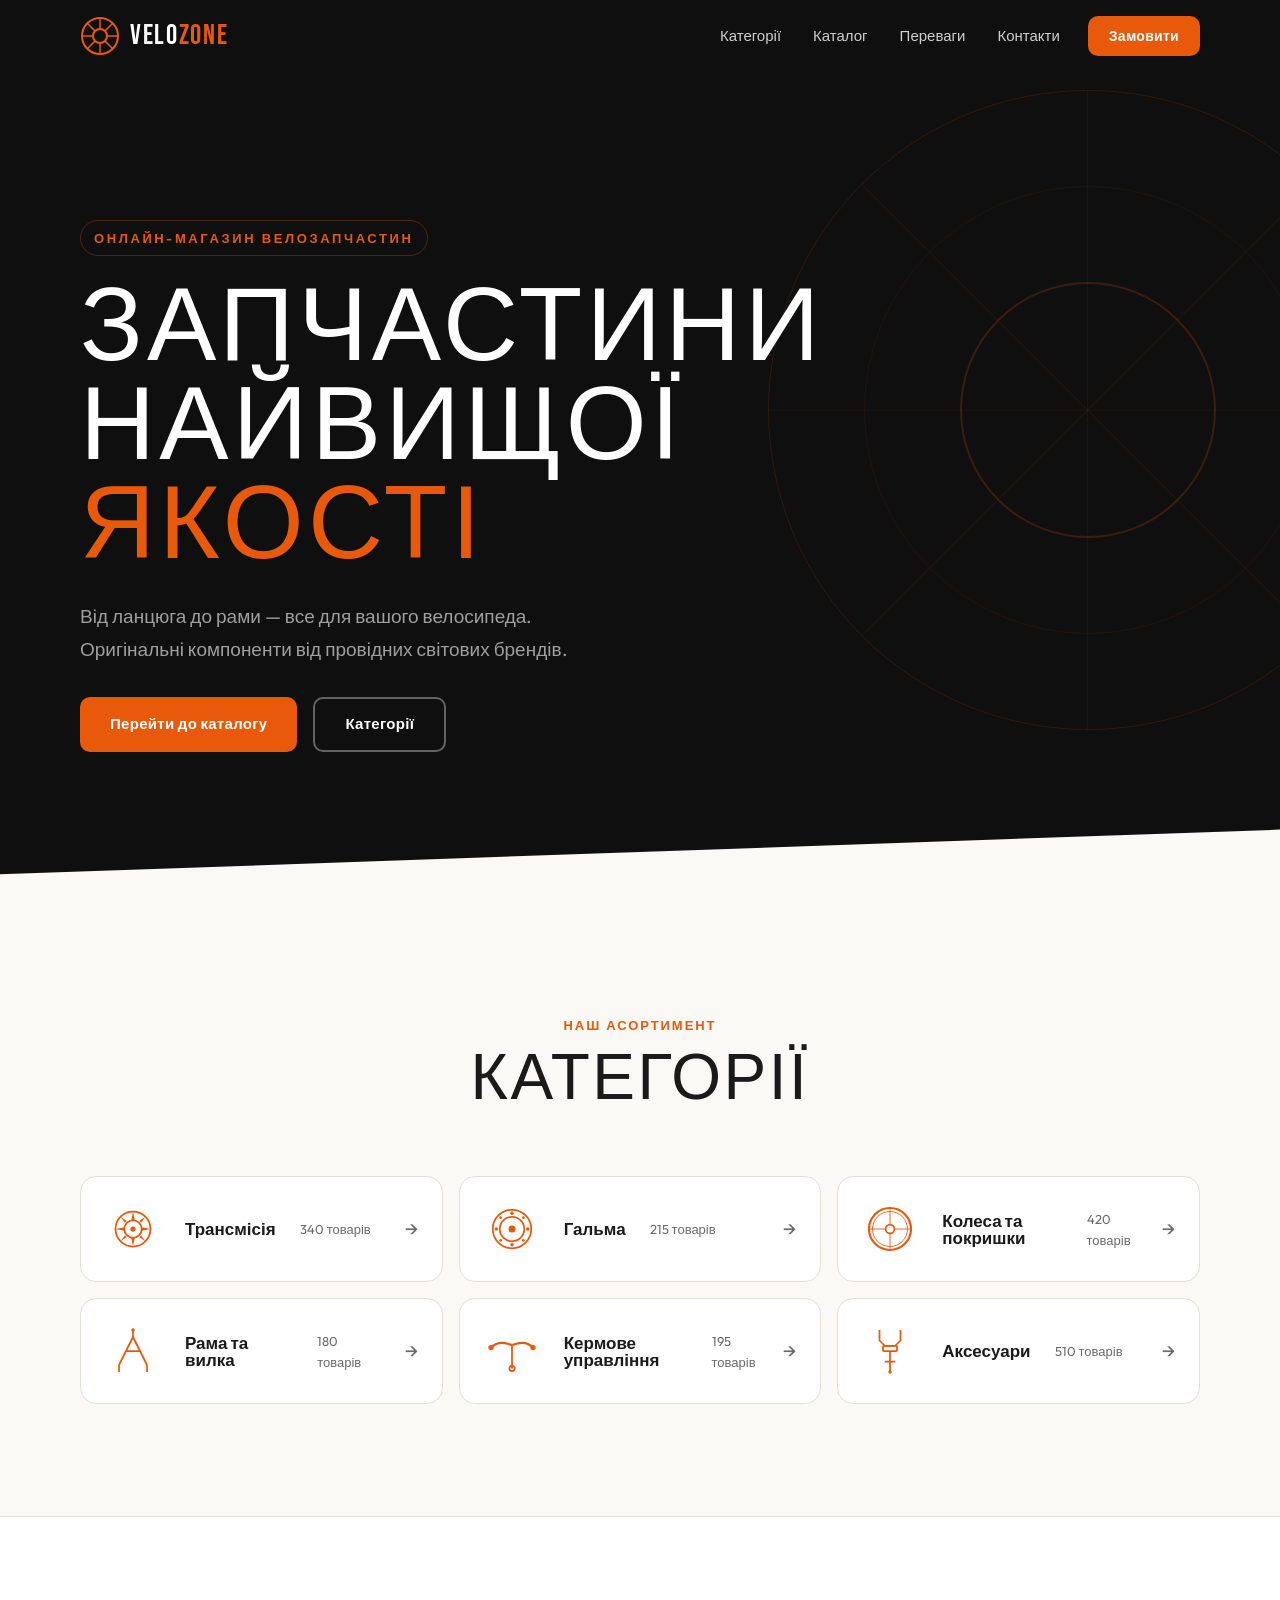
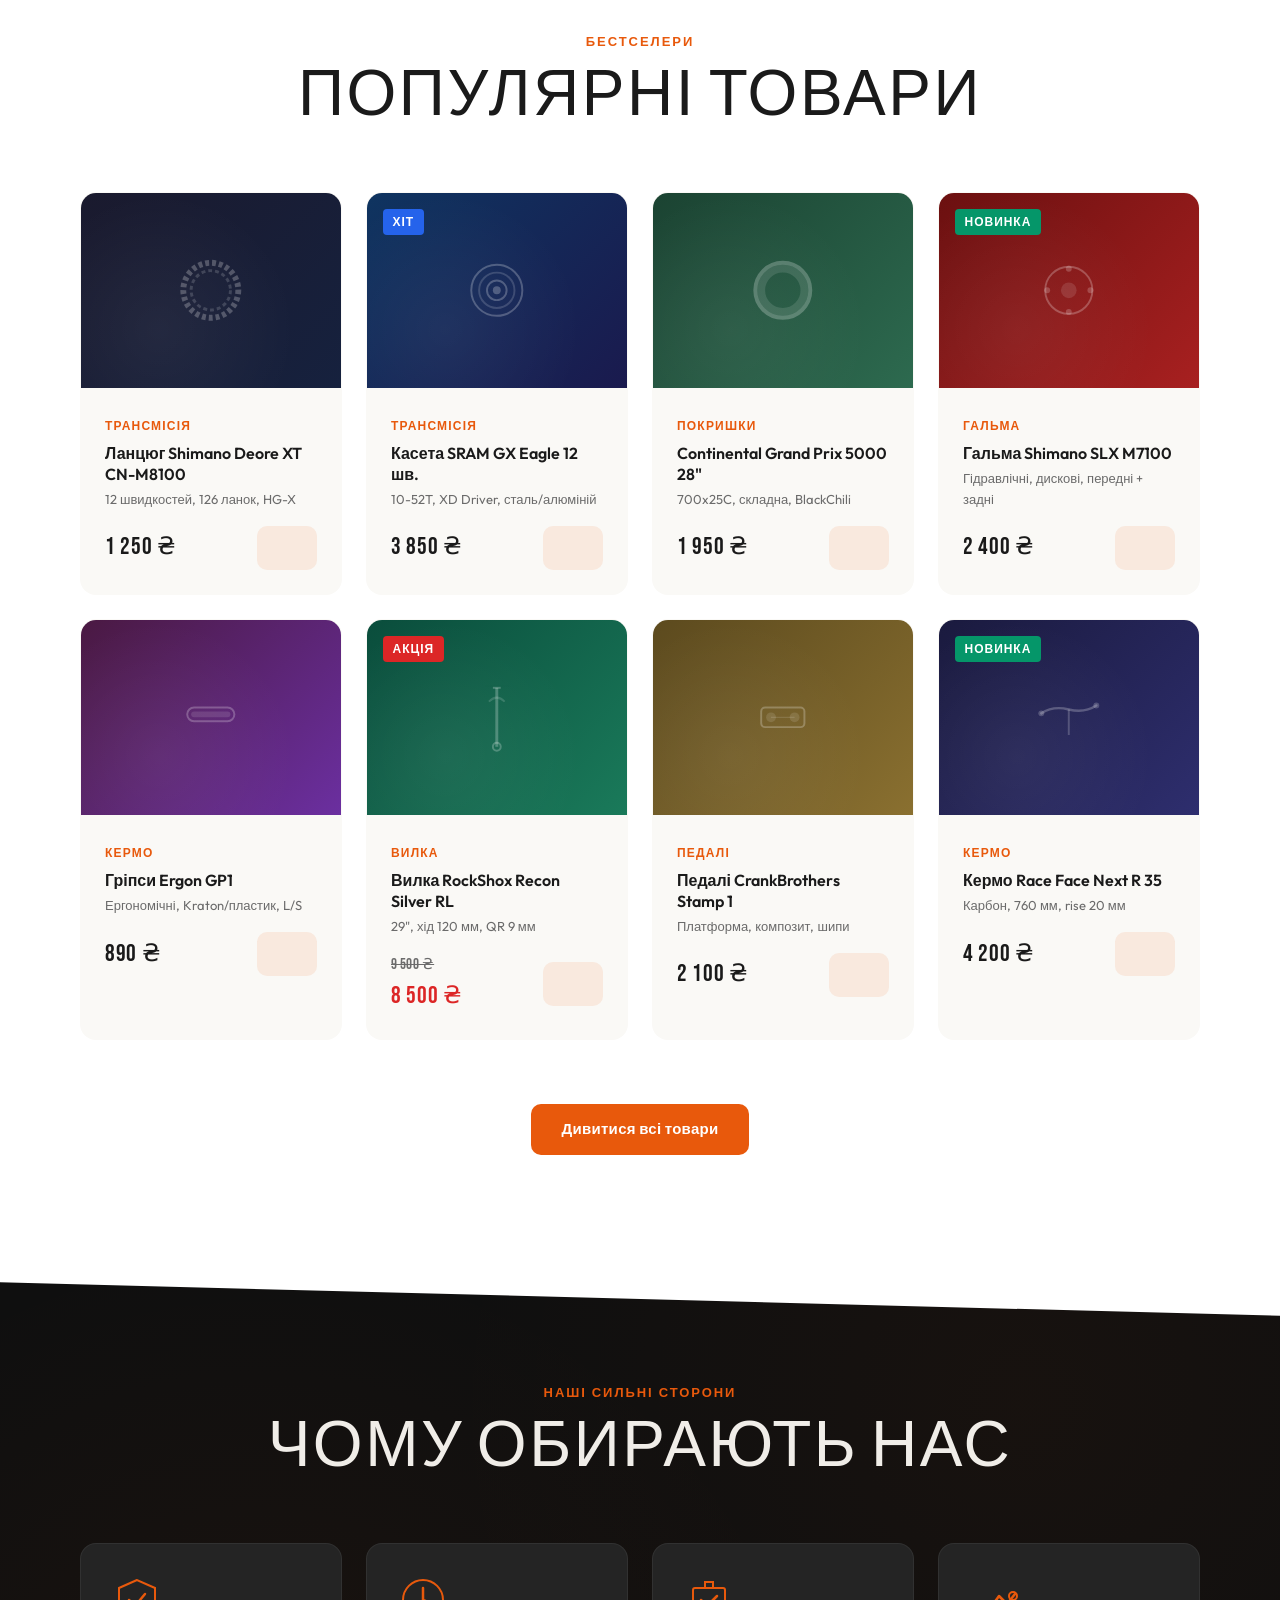
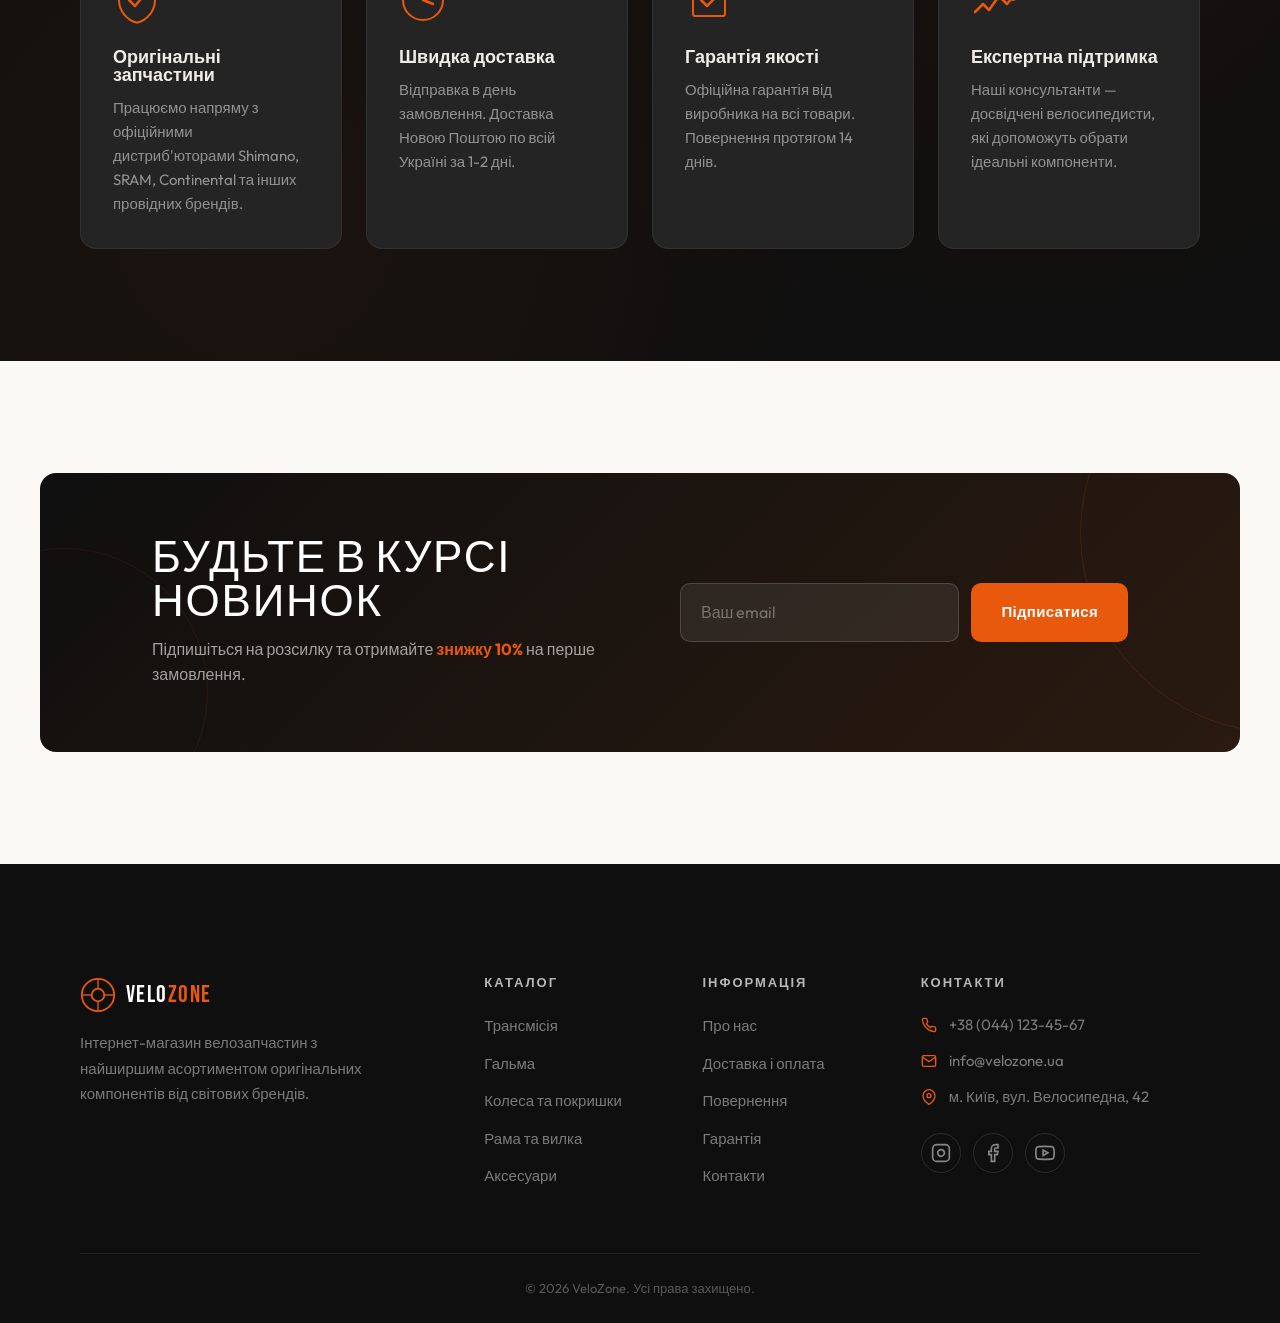
<file: index.html>
<!DOCTYPE html>
<html lang="uk">
<head>
  <meta charset="UTF-8">
  <meta name="viewport" content="width=device-width, initial-scale=1.0">
  <title>VeloZone — Онлайн-магазин велозапчастин</title>
  <meta name="description" content="VeloZone — велозапчастини найвищої якості. Ланцюги, гальма, покришки, рами та аксесуари для вашого велосипеда.">
  <link rel="preconnect" href="https://fonts.googleapis.com">
  <link rel="preconnect" href="https://fonts.gstatic.com" crossorigin>
  <link href="https://fonts.googleapis.com/css2?family=Bebas+Neue&family=Outfit:wght@300;400;500;600;700&display=swap" rel="stylesheet">
  <link rel="stylesheet" href="css/style.css">
</head>
<body>
  <header class="header" id="header">
    <div class="container header__inner">
      <a href="#" class="logo" aria-label="VeloZone — головна">
        <svg class="logo__icon" viewBox="0 0 40 40" width="40" height="40" fill="none" xmlns="http://www.w3.org/2000/svg">
          <circle cx="20" cy="20" r="18" stroke="currentColor" stroke-width="2"/>
          <circle cx="20" cy="20" r="7" stroke="currentColor" stroke-width="2"/>
          <line x1="20" y1="2" x2="20" y2="13" stroke="currentColor" stroke-width="1.5"/>
          <line x1="20" y1="27" x2="20" y2="38" stroke="currentColor" stroke-width="1.5"/>
          <line x1="2" y1="20" x2="13" y2="20" stroke="currentColor" stroke-width="1.5"/>
          <line x1="27" y1="20" x2="38" y2="20" stroke="currentColor" stroke-width="1.5"/>
          <line x1="7.3" y1="7.3" x2="15.1" y2="15.1" stroke="currentColor" stroke-width="1.5"/>
          <line x1="24.9" y1="24.9" x2="32.7" y2="32.7" stroke="currentColor" stroke-width="1.5"/>
          <line x1="32.7" y1="7.3" x2="24.9" y2="15.1" stroke="currentColor" stroke-width="1.5"/>
          <line x1="15.1" y1="24.9" x2="7.3" y2="32.7" stroke="currentColor" stroke-width="1.5"/>
        </svg>
        <span class="logo__text">VELO<span class="logo__accent">ZONE</span></span>
      </a>

      <button class="burger" id="burger" aria-label="Відкрити меню" aria-expanded="false">
        <span class="burger__line"></span>
        <span class="burger__line"></span>
        <span class="burger__line"></span>
      </button>

      <nav class="nav" id="nav" aria-label="Головна навігація">
        <ul class="nav__list">
          <li class="nav__item"><a href="#categories" class="nav__link">Категорії</a></li>
          <li class="nav__item"><a href="#catalog" class="nav__link">Каталог</a></li>
          <li class="nav__item"><a href="#advantages" class="nav__link">Переваги</a></li>
          <li class="nav__item"><a href="#contacts" class="nav__link">Контакти</a></li>
        </ul>
        <a href="#catalog" class="btn btn--sm nav__cta">Замовити</a>
      </nav>
    </div>
  </header>

  <main>
    <section class="hero" id="hero">
      <div class="hero__bg-shapes" aria-hidden="true">
        <div class="hero__circle hero__circle--1"></div>
        <div class="hero__circle hero__circle--2"></div>
        <div class="hero__circle hero__circle--3"></div>
        <div class="hero__spoke hero__spoke--1"></div>
        <div class="hero__spoke hero__spoke--2"></div>
        <div class="hero__spoke hero__spoke--3"></div>
        <div class="hero__spoke hero__spoke--4"></div>
      </div>
      <div class="container hero__inner">
        <div class="hero__content reveal">
          <p class="hero__label">Онлайн-магазин велозапчастин</p>
          <h1 class="hero__title">ЗАПЧАСТИНИ<br>НАЙВИЩОЇ<br><span class="hero__title--accent">ЯКОСТІ</span></h1>
          <p class="hero__subtitle">Від ланцюга до рами — все для вашого велосипеда. Оригінальні компоненти від провідних світових брендів.</p>
          <div class="hero__actions">
            <a href="#catalog" class="btn btn--primary">Перейти до каталогу</a>
            <a href="#categories" class="btn btn--outline">Категорії</a>
          </div>
        </div>
      </div>
    </section>

    <section class="categories" id="categories">
      <div class="container">
        <header class="section-header reveal">
          <span class="section-header__label">Наш асортимент</span>
          <h2 class="section-header__title">КАТЕГОРІЇ</h2>
        </header>
        <div class="categories__grid">
          <a href="#catalog" class="category-card reveal">
            <div class="category-card__icon">
              <svg viewBox="0 0 64 64" fill="none" xmlns="http://www.w3.org/2000/svg">
                <circle cx="32" cy="32" r="20" stroke="currentColor" stroke-width="2"/>
                <circle cx="32" cy="32" r="10" stroke="currentColor" stroke-width="2"/>
                <circle cx="32" cy="32" r="3" fill="currentColor"/>
                <path d="M32 12 L34 22 L30 22Z" fill="currentColor"/>
                <path d="M32 52 L34 42 L30 42Z" fill="currentColor"/>
                <path d="M12 32 L22 30 L22 34Z" fill="currentColor"/>
                <path d="M52 32 L42 30 L42 34Z" fill="currentColor"/>
                <path d="M17.9 17.9 L24.8 22.8 L22.8 24.8Z" fill="currentColor"/>
                <path d="M46.1 46.1 L39.2 41.2 L41.2 39.2Z" fill="currentColor"/>
                <path d="M46.1 17.9 L41.2 24.8 L39.2 22.8Z" fill="currentColor"/>
                <path d="M17.9 46.1 L22.8 39.2 L24.8 41.2Z" fill="currentColor"/>
              </svg>
            </div>
            <h3 class="category-card__title">Трансмісія</h3>
            <p class="category-card__count">340 товарів</p>
            <span class="category-card__arrow">&rarr;</span>
          </a>

          <a href="#catalog" class="category-card reveal">
            <div class="category-card__icon">
              <svg viewBox="0 0 64 64" fill="none" xmlns="http://www.w3.org/2000/svg">
                <circle cx="32" cy="32" r="22" stroke="currentColor" stroke-width="2"/>
                <circle cx="32" cy="32" r="14" stroke="currentColor" stroke-width="2"/>
                <circle cx="32" cy="32" r="4" fill="currentColor"/>
                <circle cx="32" cy="14" r="2" fill="currentColor"/>
                <circle cx="32" cy="50" r="2" fill="currentColor"/>
                <circle cx="14" cy="32" r="2" fill="currentColor"/>
                <circle cx="50" cy="32" r="2" fill="currentColor"/>
                <circle cx="19" cy="19" r="1.5" fill="currentColor"/>
                <circle cx="45" cy="45" r="1.5" fill="currentColor"/>
                <circle cx="45" cy="19" r="1.5" fill="currentColor"/>
                <circle cx="19" cy="45" r="1.5" fill="currentColor"/>
              </svg>
            </div>
            <h3 class="category-card__title">Гальма</h3>
            <p class="category-card__count">215 товарів</p>
            <span class="category-card__arrow">&rarr;</span>
          </a>

          <a href="#catalog" class="category-card reveal">
            <div class="category-card__icon">
              <svg viewBox="0 0 64 64" fill="none" xmlns="http://www.w3.org/2000/svg">
                <circle cx="32" cy="32" r="24" stroke="currentColor" stroke-width="2.5"/>
                <circle cx="32" cy="32" r="20" stroke="currentColor" stroke-width="1"/>
                <circle cx="32" cy="32" r="5" stroke="currentColor" stroke-width="2"/>
                <line x1="32" y1="8" x2="32" y2="27" stroke="currentColor" stroke-width="1"/>
                <line x1="32" y1="37" x2="32" y2="56" stroke="currentColor" stroke-width="1"/>
                <line x1="8" y1="32" x2="27" y2="32" stroke="currentColor" stroke-width="1"/>
                <line x1="37" y1="32" x2="56" y2="32" stroke="currentColor" stroke-width="1"/>
              </svg>
            </div>
            <h3 class="category-card__title">Колеса та покришки</h3>
            <p class="category-card__count">420 товарів</p>
            <span class="category-card__arrow">&rarr;</span>
          </a>

          <a href="#catalog" class="category-card reveal">
            <div class="category-card__icon">
              <svg viewBox="0 0 64 64" fill="none" xmlns="http://www.w3.org/2000/svg">
                <path d="M16 48 L32 16 L48 48" stroke="currentColor" stroke-width="2" stroke-linejoin="round" fill="none"/>
                <line x1="24" y1="32" x2="40" y2="32" stroke="currentColor" stroke-width="2"/>
                <line x1="32" y1="16" x2="32" y2="8" stroke="currentColor" stroke-width="2"/>
                <line x1="16" y1="48" x2="16" y2="56" stroke="currentColor" stroke-width="2"/>
                <line x1="48" y1="48" x2="48" y2="56" stroke="currentColor" stroke-width="2"/>
                <circle cx="32" cy="8" r="2" fill="currentColor"/>
              </svg>
            </div>
            <h3 class="category-card__title">Рама та вилка</h3>
            <p class="category-card__count">180 товарів</p>
            <span class="category-card__arrow">&rarr;</span>
          </a>

          <a href="#catalog" class="category-card reveal">
            <div class="category-card__icon">
              <svg viewBox="0 0 64 64" fill="none" xmlns="http://www.w3.org/2000/svg">
                <path d="M8 28 Q16 20 28 24 Q32 26 36 24 Q48 20 56 28" stroke="currentColor" stroke-width="2.5" fill="none" stroke-linecap="round"/>
                <line x1="32" y1="26" x2="32" y2="52" stroke="currentColor" stroke-width="2"/>
                <circle cx="8" cy="28" r="3" fill="currentColor"/>
                <circle cx="56" cy="28" r="3" fill="currentColor"/>
                <circle cx="32" cy="52" r="3" stroke="currentColor" stroke-width="2" fill="none"/>
              </svg>
            </div>
            <h3 class="category-card__title">Кермове управління</h3>
            <p class="category-card__count">195 товарів</p>
            <span class="category-card__arrow">&rarr;</span>
          </a>

          <a href="#catalog" class="category-card reveal">
            <div class="category-card__icon">
              <svg viewBox="0 0 64 64" fill="none" xmlns="http://www.w3.org/2000/svg">
                <path d="M20 8 L20 20 L26 26 L38 26 L44 20 L44 8" stroke="currentColor" stroke-width="2" fill="none" stroke-linejoin="round"/>
                <rect x="24" y="26" width="16" height="6" rx="1" stroke="currentColor" stroke-width="2" fill="none"/>
                <line x1="32" y1="32" x2="32" y2="56" stroke="currentColor" stroke-width="2"/>
                <line x1="26" y1="44" x2="38" y2="44" stroke="currentColor" stroke-width="2"/>
                <circle cx="32" cy="56" r="2" fill="currentColor"/>
              </svg>
            </div>
            <h3 class="category-card__title">Аксесуари</h3>
            <p class="category-card__count">510 товарів</p>
            <span class="category-card__arrow">&rarr;</span>
          </a>
        </div>
      </div>
    </section>

    <section class="products" id="catalog">
      <div class="container">
        <header class="section-header reveal">
          <span class="section-header__label">Бестселери</span>
          <h2 class="section-header__title">ПОПУЛЯРНІ ТОВАРИ</h2>
        </header>
        <div class="products__grid">
          <article class="product-card reveal">
            <div class="product-card__image" style="--card-gradient: linear-gradient(135deg, #1a1a2e, #16213e)">
              <svg viewBox="0 0 80 80" fill="none" xmlns="http://www.w3.org/2000/svg">
                <ellipse cx="40" cy="40" rx="28" ry="28" stroke="rgba(255,255,255,0.3)" stroke-width="6" stroke-dasharray="4 3"/>
                <ellipse cx="40" cy="40" rx="20" ry="20" stroke="rgba(255,255,255,0.2)" stroke-width="3" stroke-dasharray="4 3"/>
              </svg>
            </div>
            <div class="product-card__body">
              <span class="product-card__category">Трансмісія</span>
              <h3 class="product-card__title">Ланцюг Shimano Deore XT CN-M8100</h3>
              <p class="product-card__desc">12 швидкостей, 126 ланок, HG-X</p>
              <div class="product-card__footer">
                <span class="product-card__price">1 250 ₴</span>
                <button class="btn btn--cart" aria-label="Додати в кошик">
                  <svg width="20" height="20" viewBox="0 0 24 24" fill="none" stroke="currentColor" stroke-width="2">
                    <path d="M6 2L3 6v14a2 2 0 002 2h14a2 2 0 002-2V6l-3-4z"/>
                    <line x1="3" y1="6" x2="21" y2="6"/>
                    <path d="M16 10a4 4 0 01-8 0"/>
                  </svg>
                </button>
              </div>
            </div>
          </article>

          <article class="product-card reveal">
            <span class="product-card__badge">Хіт</span>
            <div class="product-card__image" style="--card-gradient: linear-gradient(135deg, #0f3460, #1a1a4e)">
              <svg viewBox="0 0 80 80" fill="none" xmlns="http://www.w3.org/2000/svg">
                <circle cx="40" cy="40" r="26" stroke="rgba(255,255,255,0.3)" stroke-width="2"/>
                <circle cx="40" cy="40" r="18" stroke="rgba(255,255,255,0.2)" stroke-width="2"/>
                <circle cx="40" cy="40" r="10" stroke="rgba(255,255,255,0.3)" stroke-width="2"/>
                <circle cx="40" cy="40" r="4" fill="rgba(255,255,255,0.3)"/>
              </svg>
            </div>
            <div class="product-card__body">
              <span class="product-card__category">Трансмісія</span>
              <h3 class="product-card__title">Касета SRAM GX Eagle 12 шв.</h3>
              <p class="product-card__desc">10-52T, XD Driver, сталь/алюміній</p>
              <div class="product-card__footer">
                <span class="product-card__price">3 850 ₴</span>
                <button class="btn btn--cart" aria-label="Додати в кошик">
                  <svg width="20" height="20" viewBox="0 0 24 24" fill="none" stroke="currentColor" stroke-width="2">
                    <path d="M6 2L3 6v14a2 2 0 002 2h14a2 2 0 002-2V6l-3-4z"/>
                    <line x1="3" y1="6" x2="21" y2="6"/>
                    <path d="M16 10a4 4 0 01-8 0"/>
                  </svg>
                </button>
              </div>
            </div>
          </article>

          <article class="product-card reveal">
            <div class="product-card__image" style="--card-gradient: linear-gradient(135deg, #1b4332, #2d6a4f)">
              <svg viewBox="0 0 80 80" fill="none" xmlns="http://www.w3.org/2000/svg">
                <circle cx="40" cy="40" r="28" stroke="rgba(255,255,255,0.3)" stroke-width="4"/>
                <circle cx="40" cy="40" r="22" stroke="rgba(255,255,255,0.15)" stroke-width="8"/>
              </svg>
            </div>
            <div class="product-card__body">
              <span class="product-card__category">Покришки</span>
              <h3 class="product-card__title">Continental Grand Prix 5000 28"</h3>
              <p class="product-card__desc">700x25C, складна, BlackChili</p>
              <div class="product-card__footer">
                <span class="product-card__price">1 950 ₴</span>
                <button class="btn btn--cart" aria-label="Додати в кошик">
                  <svg width="20" height="20" viewBox="0 0 24 24" fill="none" stroke="currentColor" stroke-width="2">
                    <path d="M6 2L3 6v14a2 2 0 002 2h14a2 2 0 002-2V6l-3-4z"/>
                    <line x1="3" y1="6" x2="21" y2="6"/>
                    <path d="M16 10a4 4 0 01-8 0"/>
                  </svg>
                </button>
              </div>
            </div>
          </article>

          <article class="product-card reveal">
            <span class="product-card__badge product-card__badge--new">Новинка</span>
            <div class="product-card__image" style="--card-gradient: linear-gradient(135deg, #6b1010, #a82020)">
              <svg viewBox="0 0 80 80" fill="none" xmlns="http://www.w3.org/2000/svg">
                <circle cx="40" cy="40" r="24" stroke="rgba(255,255,255,0.3)" stroke-width="2"/>
                <circle cx="40" cy="40" r="8" fill="rgba(255,255,255,0.15)"/>
                <circle cx="40" cy="18" r="3" fill="rgba(255,255,255,0.25)"/>
                <circle cx="40" cy="62" r="3" fill="rgba(255,255,255,0.25)"/>
                <circle cx="18" cy="40" r="3" fill="rgba(255,255,255,0.25)"/>
                <circle cx="62" cy="40" r="3" fill="rgba(255,255,255,0.25)"/>
              </svg>
            </div>
            <div class="product-card__body">
              <span class="product-card__category">Гальма</span>
              <h3 class="product-card__title">Гальма Shimano SLX M7100</h3>
              <p class="product-card__desc">Гідравлічні, дискові, передні + задні</p>
              <div class="product-card__footer">
                <span class="product-card__price">2 400 ₴</span>
                <button class="btn btn--cart" aria-label="Додати в кошик">
                  <svg width="20" height="20" viewBox="0 0 24 24" fill="none" stroke="currentColor" stroke-width="2">
                    <path d="M6 2L3 6v14a2 2 0 002 2h14a2 2 0 002-2V6l-3-4z"/>
                    <line x1="3" y1="6" x2="21" y2="6"/>
                    <path d="M16 10a4 4 0 01-8 0"/>
                  </svg>
                </button>
              </div>
            </div>
          </article>

          <article class="product-card reveal">
            <div class="product-card__image" style="--card-gradient: linear-gradient(135deg, #4a1942, #6b2fa0)">
              <svg viewBox="0 0 80 80" fill="none" xmlns="http://www.w3.org/2000/svg">
                <rect x="16" y="30" width="48" height="14" rx="7" stroke="rgba(255,255,255,0.3)" stroke-width="2"/>
                <rect x="20" y="34" width="40" height="6" rx="3" fill="rgba(255,255,255,0.15)"/>
              </svg>
            </div>
            <div class="product-card__body">
              <span class="product-card__category">Кермо</span>
              <h3 class="product-card__title">Гріпси Ergon GP1</h3>
              <p class="product-card__desc">Ергономічні, Kraton/пластик, L/S</p>
              <div class="product-card__footer">
                <span class="product-card__price">890 ₴</span>
                <button class="btn btn--cart" aria-label="Додати в кошик">
                  <svg width="20" height="20" viewBox="0 0 24 24" fill="none" stroke="currentColor" stroke-width="2">
                    <path d="M6 2L3 6v14a2 2 0 002 2h14a2 2 0 002-2V6l-3-4z"/>
                    <line x1="3" y1="6" x2="21" y2="6"/>
                    <path d="M16 10a4 4 0 01-8 0"/>
                  </svg>
                </button>
              </div>
            </div>
          </article>

          <article class="product-card reveal">
            <span class="product-card__badge product-card__badge--sale">Акція</span>
            <div class="product-card__image" style="--card-gradient: linear-gradient(135deg, #0a4d3c, #1a7a5a)">
              <svg viewBox="0 0 80 80" fill="none" xmlns="http://www.w3.org/2000/svg">
                <line x1="40" y1="10" x2="40" y2="70" stroke="rgba(255,255,255,0.3)" stroke-width="3"/>
                <line x1="36" y1="10" x2="44" y2="10" stroke="rgba(255,255,255,0.3)" stroke-width="2"/>
                <path d="M32 24 Q40 16 48 24" stroke="rgba(255,255,255,0.2)" stroke-width="2" fill="none"/>
                <circle cx="40" cy="70" r="4" stroke="rgba(255,255,255,0.3)" stroke-width="2"/>
              </svg>
            </div>
            <div class="product-card__body">
              <span class="product-card__category">Вилка</span>
              <h3 class="product-card__title">Вилка RockShox Recon Silver RL</h3>
              <p class="product-card__desc">29", хід 120 мм, QR 9 мм</p>
              <div class="product-card__footer">
                <div class="product-card__price-group">
                  <span class="product-card__price product-card__price--old">9 500 ₴</span>
                  <span class="product-card__price product-card__price--sale">8 500 ₴</span>
                </div>
                <button class="btn btn--cart" aria-label="Додати в кошик">
                  <svg width="20" height="20" viewBox="0 0 24 24" fill="none" stroke="currentColor" stroke-width="2">
                    <path d="M6 2L3 6v14a2 2 0 002 2h14a2 2 0 002-2V6l-3-4z"/>
                    <line x1="3" y1="6" x2="21" y2="6"/>
                    <path d="M16 10a4 4 0 01-8 0"/>
                  </svg>
                </button>
              </div>
            </div>
          </article>

          <article class="product-card reveal">
            <div class="product-card__image" style="--card-gradient: linear-gradient(135deg, #5c4a1e, #8a7030)">
              <svg viewBox="0 0 80 80" fill="none" xmlns="http://www.w3.org/2000/svg">
                <rect x="18" y="30" width="44" height="20" rx="4" stroke="rgba(255,255,255,0.3)" stroke-width="2"/>
                <circle cx="28" cy="40" r="5" fill="rgba(255,255,255,0.15)"/>
                <circle cx="52" cy="40" r="5" fill="rgba(255,255,255,0.15)"/>
                <line x1="28" y1="40" x2="52" y2="40" stroke="rgba(255,255,255,0.2)" stroke-width="1"/>
              </svg>
            </div>
            <div class="product-card__body">
              <span class="product-card__category">Педалі</span>
              <h3 class="product-card__title">Педалі CrankBrothers Stamp 1</h3>
              <p class="product-card__desc">Платформа, композит, шипи</p>
              <div class="product-card__footer">
                <span class="product-card__price">2 100 ₴</span>
                <button class="btn btn--cart" aria-label="Додати в кошик">
                  <svg width="20" height="20" viewBox="0 0 24 24" fill="none" stroke="currentColor" stroke-width="2">
                    <path d="M6 2L3 6v14a2 2 0 002 2h14a2 2 0 002-2V6l-3-4z"/>
                    <line x1="3" y1="6" x2="21" y2="6"/>
                    <path d="M16 10a4 4 0 01-8 0"/>
                  </svg>
                </button>
              </div>
            </div>
          </article>

          <article class="product-card reveal">
            <span class="product-card__badge product-card__badge--new">Новинка</span>
            <div class="product-card__image" style="--card-gradient: linear-gradient(135deg, #1a1a3e, #2e2e6e)">
              <svg viewBox="0 0 80 80" fill="none" xmlns="http://www.w3.org/2000/svg">
                <path d="M12 36 Q24 28 40 32 Q56 36 68 28" stroke="rgba(255,255,255,0.3)" stroke-width="2.5" fill="none" stroke-linecap="round"/>
                <line x1="40" y1="32" x2="40" y2="58" stroke="rgba(255,255,255,0.25)" stroke-width="2"/>
                <circle cx="12" cy="36" r="3" fill="rgba(255,255,255,0.25)"/>
                <circle cx="68" cy="28" r="3" fill="rgba(255,255,255,0.25)"/>
              </svg>
            </div>
            <div class="product-card__body">
              <span class="product-card__category">Кермо</span>
              <h3 class="product-card__title">Кермо Race Face Next R 35</h3>
              <p class="product-card__desc">Карбон, 760 мм, rise 20 мм</p>
              <div class="product-card__footer">
                <span class="product-card__price">4 200 ₴</span>
                <button class="btn btn--cart" aria-label="Додати в кошик">
                  <svg width="20" height="20" viewBox="0 0 24 24" fill="none" stroke="currentColor" stroke-width="2">
                    <path d="M6 2L3 6v14a2 2 0 002 2h14a2 2 0 002-2V6l-3-4z"/>
                    <line x1="3" y1="6" x2="21" y2="6"/>
                    <path d="M16 10a4 4 0 01-8 0"/>
                  </svg>
                </button>
              </div>
            </div>
          </article>
        </div>

        <div class="products__more reveal">
          <a href="#" class="btn btn--primary">Дивитися всі товари</a>
        </div>
      </div>
    </section>

    <section class="advantages" id="advantages">
      <div class="container">
        <header class="section-header section-header--light reveal">
          <span class="section-header__label">Наші сильні сторони</span>
          <h2 class="section-header__title">ЧОМУ ОБИРАЮТЬ НАС</h2>
        </header>
        <div class="advantages__grid">
          <article class="advantage-card reveal">
            <div class="advantage-card__icon">
              <svg viewBox="0 0 48 48" fill="none" xmlns="http://www.w3.org/2000/svg">
                <path d="M24 4L6 12v12c0 10.55 7.67 20.4 18 22.82C34.33 44.4 42 34.55 42 24V12L24 4z" stroke="currentColor" stroke-width="2" fill="none"/>
                <path d="M16 24l6 6 10-12" stroke="currentColor" stroke-width="2.5" stroke-linecap="round" stroke-linejoin="round"/>
              </svg>
            </div>
            <h3 class="advantage-card__title">Оригінальні запчастини</h3>
            <p class="advantage-card__text">Працюємо напряму з офіційними дистриб'юторами Shimano, SRAM, Continental та інших провідних брендів.</p>
          </article>

          <article class="advantage-card reveal">
            <div class="advantage-card__icon">
              <svg viewBox="0 0 48 48" fill="none" xmlns="http://www.w3.org/2000/svg">
                <circle cx="24" cy="24" r="20" stroke="currentColor" stroke-width="2"/>
                <polyline points="24,12 24,24 34,28" stroke="currentColor" stroke-width="2.5" stroke-linecap="round" stroke-linejoin="round"/>
              </svg>
            </div>
            <h3 class="advantage-card__title">Швидка доставка</h3>
            <p class="advantage-card__text">Відправка в день замовлення. Доставка Новою Поштою по всій Україні за 1-2 дні.</p>
          </article>

          <article class="advantage-card reveal">
            <div class="advantage-card__icon">
              <svg viewBox="0 0 48 48" fill="none" xmlns="http://www.w3.org/2000/svg">
                <path d="M20 6h8v6h10a2 2 0 012 2v24a2 2 0 01-2 2H10a2 2 0 01-2-2V14a2 2 0 012-2h10V6z" stroke="currentColor" stroke-width="2" fill="none"/>
                <path d="M20 6h8v6h-8V6z" stroke="currentColor" stroke-width="2" fill="none"/>
                <path d="M16 24l6 6 10-10" stroke="currentColor" stroke-width="2.5" stroke-linecap="round" stroke-linejoin="round"/>
              </svg>
            </div>
            <h3 class="advantage-card__title">Гарантія якості</h3>
            <p class="advantage-card__text">Офіційна гарантія від виробника на всі товари. Повернення протягом 14 днів.</p>
          </article>

          <article class="advantage-card reveal">
            <div class="advantage-card__icon">
              <svg viewBox="0 0 48 48" fill="none" xmlns="http://www.w3.org/2000/svg">
                <path d="M4 36l8-8 6 6 10-14 8 8 8-10" stroke="currentColor" stroke-width="2.5" stroke-linecap="round" stroke-linejoin="round"/>
                <circle cx="42" cy="20" r="4" stroke="currentColor" stroke-width="2"/>
              </svg>
            </div>
            <h3 class="advantage-card__title">Експертна підтримка</h3>
            <p class="advantage-card__text">Наші консультанти — досвідчені велосипедисти, які допоможуть обрати ідеальні компоненти.</p>
          </article>
        </div>
      </div>
    </section>

    <section class="cta" id="newsletter">
      <div class="container cta__inner reveal">
        <div class="cta__content">
          <h2 class="cta__title">БУДЬТЕ В КУРСІ НОВИНОК</h2>
          <p class="cta__text">Підпишіться на розсилку та отримайте <strong>знижку 10%</strong> на перше замовлення.</p>
        </div>
        <form class="cta__form" action="#" method="post">
          <div class="cta__input-group">
            <label for="email" class="visually-hidden">Електронна пошта</label>
            <input type="email" id="email" name="email" class="cta__input" placeholder="Ваш email" required>
            <button type="submit" class="btn btn--primary cta__btn">Підписатися</button>
          </div>
        </form>
      </div>
    </section>
  </main>

  <footer class="footer" id="contacts">
    <div class="container">
      <div class="footer__grid">
        <div class="footer__col footer__col--about">
          <a href="#" class="logo logo--footer" aria-label="VeloZone — головна">
            <svg class="logo__icon" viewBox="0 0 40 40" width="36" height="36" fill="none" xmlns="http://www.w3.org/2000/svg">
              <circle cx="20" cy="20" r="18" stroke="currentColor" stroke-width="2"/>
              <circle cx="20" cy="20" r="7" stroke="currentColor" stroke-width="2"/>
              <line x1="20" y1="2" x2="20" y2="13" stroke="currentColor" stroke-width="1.5"/>
              <line x1="20" y1="27" x2="20" y2="38" stroke="currentColor" stroke-width="1.5"/>
              <line x1="2" y1="20" x2="13" y2="20" stroke="currentColor" stroke-width="1.5"/>
              <line x1="27" y1="20" x2="38" y2="20" stroke="currentColor" stroke-width="1.5"/>
            </svg>
            <span class="logo__text">VELO<span class="logo__accent">ZONE</span></span>
          </a>
          <p class="footer__about-text">Інтернет-магазин велозапчастин з найширшим асортиментом оригінальних компонентів від світових брендів.</p>
        </div>

        <nav class="footer__col" aria-label="Каталог">
          <h4 class="footer__heading">Каталог</h4>
          <ul class="footer__list">
            <li><a href="#" class="footer__link">Трансмісія</a></li>
            <li><a href="#" class="footer__link">Гальма</a></li>
            <li><a href="#" class="footer__link">Колеса та покришки</a></li>
            <li><a href="#" class="footer__link">Рама та вилка</a></li>
            <li><a href="#" class="footer__link">Аксесуари</a></li>
          </ul>
        </nav>

        <nav class="footer__col" aria-label="Інформація">
          <h4 class="footer__heading">Інформація</h4>
          <ul class="footer__list">
            <li><a href="#" class="footer__link">Про нас</a></li>
            <li><a href="#" class="footer__link">Доставка і оплата</a></li>
            <li><a href="#" class="footer__link">Повернення</a></li>
            <li><a href="#" class="footer__link">Гарантія</a></li>
            <li><a href="#" class="footer__link">Контакти</a></li>
          </ul>
        </nav>

        <div class="footer__col footer__col--contacts">
          <h4 class="footer__heading">Контакти</h4>
          <address class="footer__address">
            <p>
              <svg width="16" height="16" viewBox="0 0 24 24" fill="none" stroke="currentColor" stroke-width="2"><path d="M22 16.92v3a2 2 0 01-2.18 2 19.79 19.79 0 01-8.63-3.07 19.5 19.5 0 01-6-6 19.79 19.79 0 01-3.07-8.67A2 2 0 014.11 2h3a2 2 0 012 1.72c.127.96.361 1.903.7 2.81a2 2 0 01-.45 2.11L8.09 9.91a16 16 0 006 6l1.27-1.27a2 2 0 012.11-.45c.907.339 1.85.573 2.81.7A2 2 0 0122 16.92z"/></svg>
              <a href="tel:+380441234567" class="footer__link">+38 (044) 123-45-67</a>
            </p>
            <p>
              <svg width="16" height="16" viewBox="0 0 24 24" fill="none" stroke="currentColor" stroke-width="2"><path d="M4 4h16c1.1 0 2 .9 2 2v12c0 1.1-.9 2-2 2H4c-1.1 0-2-.9-2-2V6c0-1.1.9-2 2-2z"/><polyline points="22,6 12,13 2,6"/></svg>
              <a href="mailto:info@velozone.ua" class="footer__link">info@velozone.ua</a>
            </p>
            <p>
              <svg width="16" height="16" viewBox="0 0 24 24" fill="none" stroke="currentColor" stroke-width="2"><path d="M21 10c0 7-9 13-9 13s-9-6-9-13a9 9 0 0118 0z"/><circle cx="12" cy="10" r="3"/></svg>
              <span>м. Київ, вул. Велосипедна, 42</span>
            </p>
          </address>
          <div class="footer__socials">
            <a href="#" class="footer__social" aria-label="Instagram">
              <svg width="20" height="20" viewBox="0 0 24 24" fill="none" stroke="currentColor" stroke-width="2"><rect x="2" y="2" width="20" height="20" rx="5" ry="5"/><path d="M16 11.37A4 4 0 1112.63 8 4 4 0 0116 11.37z"/><line x1="17.5" y1="6.5" x2="17.51" y2="6.5"/></svg>
            </a>
            <a href="#" class="footer__social" aria-label="Facebook">
              <svg width="20" height="20" viewBox="0 0 24 24" fill="none" stroke="currentColor" stroke-width="2"><path d="M18 2h-3a5 5 0 00-5 5v3H7v4h3v8h4v-8h3l1-4h-4V7a1 1 0 011-1h3z"/></svg>
            </a>
            <a href="#" class="footer__social" aria-label="YouTube">
              <svg width="20" height="20" viewBox="0 0 24 24" fill="none" stroke="currentColor" stroke-width="2"><path d="M22.54 6.42a2.78 2.78 0 00-1.94-2C18.88 4 12 4 12 4s-6.88 0-8.6.46a2.78 2.78 0 00-1.94 2A29 29 0 001 11.75a29 29 0 00.46 5.33A2.78 2.78 0 003.4 19.1c1.72.46 8.6.46 8.6.46s6.88 0 8.6-.46a2.78 2.78 0 001.94-2 29 29 0 00.46-5.25 29 29 0 00-.46-5.33z"/><polygon points="9.75,15.02 15.5,11.75 9.75,8.48"/></svg>
            </a>
          </div>
        </div>
      </div>

      <div class="footer__bottom">
        <p>&copy; 2026 VeloZone. Усі права захищено.</p>
      </div>
    </div>
  </footer>

  <script src="js/main.js"></script>
</body>
</html>
</file>
<file: css/style.css>
:root {
  --color-bg: #FAF9F6;
  --color-surface: #FFFFFF;
  --color-dark: #0F0F0F;
  --color-dark-card: #242424;
  --color-accent: #E8590C;
  --color-accent-hover: #CC4A08;
  --color-accent-light: rgba(232, 89, 12, 0.1);
  --color-text: #1A1A1A;
  --color-text-muted: #6B6B6B;
  --color-text-light: #F0EDE8;
  --color-border: #E5E0D8;
  --color-badge-hit: #2563EB;
  --color-badge-new: #059669;
  --color-badge-sale: #DC2626;
  --font-display: 'Bebas Neue', 'Arial Black', sans-serif;
  --font-body: 'Outfit', 'Segoe UI', sans-serif;
  --space-xs: 0.5rem;
  --space-sm: 0.75rem;
  --space-md: 1rem;
  --space-lg: 1.5rem;
  --space-xl: 2rem;
  --space-2xl: 3rem;
  --space-3xl: 4rem;
  --space-4xl: 6rem;
  --container-max: 75rem;
  --container-padding: 1.25rem;
  --header-height: 4.5rem;
  --radius: 0.625rem;
  --radius-lg: 1rem;
  --ease-out: cubic-bezier(0.25, 0.46, 0.45, 0.94);
  --ease-spring: cubic-bezier(0.34, 1.56, 0.64, 1);
  --duration: 0.3s;
  --duration-slow: 0.5s;
}

*,
*::before,
*::after {
  margin: 0;
  padding: 0;
  box-sizing: border-box;
}

html {
  scroll-behavior: smooth;
  -webkit-text-size-adjust: 100%;
  scroll-padding-top: var(--header-height);
}

body {
  font-family: var(--font-body);
  font-size: 1rem;
  line-height: 1.6;
  color: var(--color-text);
  background-color: var(--color-bg);
  -webkit-font-smoothing: antialiased;
  -moz-osx-font-smoothing: grayscale;
  overflow-x: hidden;
}

a {
  color: inherit;
  text-decoration: none;
}

button {
  font: inherit;
  cursor: pointer;
  border: none;
  background: none;
}

ul, ol {
  list-style: none;
}

input {
  font: inherit;
}

address {
  font-style: normal;
}

h1, h2, h3, h4, h5, h6 {
  font-family: var(--font-display);
  font-weight: 400;
  line-height: 1;
  letter-spacing: 0.04em;
}

.visually-hidden {
  position: absolute;
  width: 1px;
  height: 1px;
  padding: 0;
  margin: -1px;
  overflow: hidden;
  clip: rect(0, 0, 0, 0);
  white-space: nowrap;
  border: 0;
}

.container {
  width: 100%;
  max-width: var(--container-max);
  margin-inline: auto;
  padding-inline: var(--container-padding);
}

.btn {
  display: inline-flex;
  align-items: center;
  justify-content: center;
  gap: 0.5em;
  padding: 0.9em 2em;
  font-family: var(--font-body);
  font-size: 0.9375rem;
  font-weight: 600;
  letter-spacing: 0.02em;
  border-radius: var(--radius);
  transition: all var(--duration) var(--ease-out);
  white-space: nowrap;
}

.btn--primary {
  background-color: var(--color-accent);
  color: #fff;
}

.btn--primary:hover {
  background-color: var(--color-accent-hover);
  transform: translateY(-2px);
  box-shadow: 0 0.5rem 1.5rem rgba(232, 89, 12, 0.3);
}

.btn--outline {
  border: 2px solid rgba(255, 255, 255, 0.35);
  color: #fff;
  background: transparent;
}

.btn--outline:hover {
  border-color: #fff;
  background: rgba(255, 255, 255, 0.08);
}

.btn--sm {
  padding: 0.6em 1.5em;
  font-size: 0.875rem;
}

.btn--cart {
  width: 2.75rem;
  height: 2.75rem;
  border-radius: var(--radius);
  background: var(--color-accent-light);
  color: var(--color-accent);
  display: flex;
  align-items: center;
  justify-content: center;
  transition: all var(--duration) var(--ease-out);
  flex-shrink: 0;
}

.btn--cart:hover {
  background: var(--color-accent);
  color: #fff;
  transform: scale(1.08);
}

.section-header {
  text-align: center;
  margin-bottom: var(--space-3xl);
}

.section-header__label {
  display: inline-block;
  font-size: 0.8125rem;
  font-weight: 600;
  text-transform: uppercase;
  letter-spacing: 0.15em;
  color: var(--color-accent);
  margin-bottom: var(--space-sm);
}

.section-header__title {
  font-size: clamp(2.5rem, 6vw, 4rem);
  color: var(--color-text);
}

.section-header--light .section-header__title {
  color: var(--color-text-light);
}

body.menu-open {
  overflow: hidden;
}

.header {
  position: fixed;
  top: 0;
  left: 0;
  width: 100%;
  height: var(--header-height);
  z-index: 1000;
  background: transparent;
  transition: background var(--duration) var(--ease-out),
  box-shadow var(--duration) var(--ease-out),
  backdrop-filter var(--duration) var(--ease-out);
}

.header--scrolled {
  background: rgba(250, 249, 246, 0.92);
  backdrop-filter: blur(12px);
  -webkit-backdrop-filter: blur(12px);
  box-shadow: 0 1px 0 var(--color-border);
}

.header__inner {
  display: flex;
  align-items: center;
  justify-content: space-between;
  height: 100%;
}

.logo {
  display: flex;
  align-items: center;
  gap: 0.625rem;
  z-index: 1001;
  transition: color var(--duration) var(--ease-out);
}

.logo__icon {
  color: var(--color-accent);
  transition: transform var(--duration) var(--ease-spring);
}

.logo:hover .logo__icon {
  transform: rotate(45deg);
}

.logo__text {
  font-family: var(--font-display);
  font-size: 1.75rem;
  letter-spacing: 0.06em;
  color: var(--color-text);
}

.logo__accent {
  color: var(--color-accent);
}

.header:not(.header--scrolled) .logo__text {
  color: #fff;
}

body.menu-open .header {
  background: var(--color-dark);
}

body.menu-open .logo__text {
  color: #fff;
}

body.menu-open .burger__line {
  background: #fff;
}

.header:not(.header--scrolled) .logo__icon {
  color: var(--color-accent);
}

.burger {
  display: flex;
  flex-direction: column;
  justify-content: center;
  gap: 5px;
  width: 2.5rem;
  height: 2.5rem;
  z-index: 1001;
  padding: 0.25rem;
}

.burger__line {
  display: block;
  width: 100%;
  height: 2px;
  background: var(--color-text);
  border-radius: 2px;
  transition: transform var(--duration) var(--ease-out),
  opacity var(--duration) var(--ease-out);
  transform-origin: center;
}

.header:not(.header--scrolled) .burger__line {
  background: #fff;
}

.burger.active .burger__line:nth-child(1) {
  transform: translateY(7px) rotate(45deg);
}

.burger.active .burger__line:nth-child(2) {
  opacity: 0;
  transform: scaleX(0);
}

.burger.active .burger__line:nth-child(3) {
  transform: translateY(-7px) rotate(-45deg);
}

.nav {
  position: fixed;
  top: 0;
  right: 0;
  width: min(85vw, 24rem);
  height: 100vh;
  height: 100dvh;
  background: var(--color-dark);
  padding: calc(var(--header-height) + 2rem) var(--space-xl) var(--space-xl);
  display: flex;
  flex-direction: column;
  gap: var(--space-xl);
  transform: translateX(100%);
  transition: transform var(--duration-slow) var(--ease-out);
  z-index: 1000;
}

.nav.open {
  transform: translateX(0);
}

.nav__list {
  display: flex;
  flex-direction: column;
  gap: var(--space-xs);
}

.nav__link {
  display: block;
  padding: var(--space-sm) 0;
  font-size: 1.125rem;
  font-weight: 500;
  color: var(--color-text-light);
  position: relative;
  transition: color var(--duration) var(--ease-out);
}

.nav__link::after {
  content: '';
  position: absolute;
  bottom: 0.5rem;
  left: 0;
  width: 0;
  height: 2px;
  background: var(--color-accent);
  transition: width var(--duration) var(--ease-out);
}

.nav__link:hover {
  color: var(--color-accent);
}

.nav__link:hover::after {
  width: 2rem;
}

.nav__cta {
  background: var(--color-accent);
  color: #fff;
}

.nav__cta:hover {
  background: var(--color-accent-hover);
}

.nav-overlay {
  position: fixed;
  inset: 0;
  background: rgba(0, 0, 0, 0.5);
  z-index: 999;
  opacity: 0;
  visibility: hidden;
  transition: opacity var(--duration) var(--ease-out),
  visibility var(--duration) var(--ease-out);
}

.nav-overlay.active {
  opacity: 1;
  visibility: visible;
}

.hero {
  position: relative;
  min-height: 100dvh;
  display: flex;
  align-items: center;
  background: var(--color-dark);
  overflow: hidden;
  padding-top: var(--header-height);
}

.hero__bg-shapes {
  position: absolute;
  inset: 0;
  overflow: hidden;
}

.hero__circle {
  position: absolute;
  border-radius: 50%;
  border: 1px solid rgba(232, 89, 12, 0.15);
}

.hero__circle--1 {
  width: 50vw;
  height: 50vw;
  right: -10vw;
  top: 10%;
  animation: heroRotate 40s linear infinite;
}

.hero__circle--2 {
  width: 35vw;
  height: 35vw;
  right: -2.5vw;
  top: calc(10% + 7.5vw);
  border-color: rgba(232, 89, 12, 0.08);
  animation: heroRotate 30s linear infinite reverse;
}

.hero__circle--3 {
  width: 20vw;
  height: 20vw;
  right: 5vw;
  top: calc(10% + 15vw);
  border-color: rgba(232, 89, 12, 0.2);
  border-width: 2px;
}

.hero__spoke {
  position: absolute;
  width: 1px;
  background: rgba(232, 89, 12, 0.08);
  transform-origin: center;
}

.hero__spoke--1 {
  height: 50vw;
  right: calc(-10vw + 25vw);
  top: 10%;
  transform: rotate(0deg);
}

.hero__spoke--2 {
  height: 50vw;
  right: calc(-10vw + 25vw);
  top: 10%;
  transform: rotate(45deg);
}

.hero__spoke--3 {
  height: 50vw;
  right: calc(-10vw + 25vw);
  top: 10%;
  transform: rotate(90deg);
}

.hero__spoke--4 {
  height: 50vw;
  right: calc(-10vw + 25vw);
  top: 10%;
  transform: rotate(135deg);
}

.hero::after {
  content: '';
  position: absolute;
  width: 120%;
  height: 6rem;
  bottom: -3rem;
  left: -10%;
  background: var(--color-bg);
  transform: rotate(-2deg);
  z-index: 2;
}

.hero__inner {
  position: relative;
  z-index: 3;
  display: flex;
  flex-direction: column;
  gap: var(--space-3xl);
  padding-block: var(--space-3xl);
}

.hero__content {
  max-width: 38rem;
}

.hero__label {
  display: inline-block;
  font-size: 0.8125rem;
  font-weight: 600;
  text-transform: uppercase;
  letter-spacing: 0.2em;
  color: var(--color-accent);
  padding: 0.5em 1em;
  border: 1px solid rgba(232, 89, 12, 0.3);
  border-radius: 2rem;
  margin-bottom: var(--space-lg);
}

.hero__title {
  font-size: clamp(3rem, 8vw, 6rem);
  color: #fff;
  line-height: 0.95;
  margin-bottom: var(--space-lg);
}

.hero__title--accent {
  color: var(--color-accent);
}

.hero__subtitle {
  font-size: clamp(1rem, 2vw, 1.1875rem);
  color: rgba(255, 255, 255, 0.6);
  max-width: 32rem;
  line-height: 1.7;
  margin-bottom: var(--space-xl);
}

.hero__actions {
  display: flex;
  gap: var(--space-md);
  flex-wrap: wrap;
}

.categories {
  padding: var(--space-4xl) 0;
}

.categories__grid {
  display: grid;
  grid-template-columns: 1fr;
  gap: var(--space-md);
}

.category-card {
  display: flex;
  align-items: center;
  gap: var(--space-lg);
  padding: var(--space-lg);
  background: var(--color-surface);
  border-radius: var(--radius-lg);
  border: 1px solid var(--color-border);
  transition: all var(--duration) var(--ease-out);
  position: relative;
  overflow: hidden;
}

.category-card::before {
  content: '';
  position: absolute;
  top: 0;
  left: 0;
  width: 4px;
  height: 100%;
  background: var(--color-accent);
  transform: scaleY(0);
  transition: transform var(--duration) var(--ease-out);
  transform-origin: bottom;
}

.category-card:hover {
  border-color: var(--color-accent);
  transform: translateY(-2px);
  box-shadow: 0 0.75rem 2rem rgba(0, 0, 0, 0.06);
}

.category-card:hover::before {
  transform: scaleY(1);
}

.category-card__icon {
  width: 3.5rem;
  height: 3.5rem;
  flex-shrink: 0;
  color: var(--color-accent);
  transition: transform var(--duration) var(--ease-spring);
}

.category-card:hover .category-card__icon {
  transform: scale(1.1) rotate(-5deg);
}

.category-card__icon svg {
  width: 100%;
  height: 100%;
}

.category-card__title {
  font-family: var(--font-body);
  font-size: 1.0625rem;
  font-weight: 600;
  letter-spacing: 0;
}

.category-card__count {
  font-size: 0.8125rem;
  color: var(--color-text-muted);
  margin-top: 0.125rem;
}

.category-card__arrow {
  margin-left: auto;
  font-size: 1.25rem;
  color: var(--color-text-muted);
  transition: all var(--duration) var(--ease-out);
}

.category-card:hover .category-card__arrow {
  color: var(--color-accent);
  transform: translateX(4px);
}

.products {
  padding: var(--space-4xl) 0;
  background: var(--color-surface);
  position: relative;
}

.products::before {
  content: '';
  position: absolute;
  top: 0;
  left: 0;
  right: 0;
  height: 1px;
  background: var(--color-border);
}

.products__grid {
  display: grid;
  grid-template-columns: 1fr;
  gap: var(--space-lg);
}

.product-card {
  background: var(--color-bg);
  border-radius: var(--radius-lg);
  overflow: hidden;
  transition: all var(--duration) var(--ease-out);
  position: relative;
  border: 1px solid transparent;
}

.product-card:hover {
  transform: translateY(-4px);
  box-shadow: 0 1rem 3rem rgba(0, 0, 0, 0.08);
  border-color: var(--color-border);
}

.product-card__badge {
  position: absolute;
  top: var(--space-md);
  left: var(--space-md);
  z-index: 5;
  padding: 0.3em 0.8em;
  font-size: 0.75rem;
  font-weight: 700;
  text-transform: uppercase;
  letter-spacing: 0.08em;
  border-radius: 0.25rem;
  color: #fff;
  background: var(--color-badge-hit);
}

.product-card__badge--new {
  background: var(--color-badge-new);
}

.product-card__badge--sale {
  background: var(--color-badge-sale);
}

.product-card__image {
  aspect-ratio: 4 / 3;
  background: var(--card-gradient, linear-gradient(135deg, #1a1a2e, #16213e));
  display: flex;
  align-items: center;
  justify-content: center;
  padding: var(--space-xl);
  position: relative;
  overflow: hidden;
}

.product-card__image::after {
  content: '';
  position: absolute;
  inset: 0;
  background: radial-gradient(circle at 30% 70%, rgba(255,255,255,0.05) 0%, transparent 60%);
}

.product-card__image svg {
  width: 60%;
  height: 60%;
  opacity: 0.8;
  transition: transform var(--duration-slow) var(--ease-out);
}

.product-card:hover .product-card__image svg {
  transform: scale(1.1) rotate(3deg);
}

.product-card__body {
  padding: var(--space-lg);
}

.product-card__category {
  font-size: 0.75rem;
  font-weight: 600;
  text-transform: uppercase;
  letter-spacing: 0.1em;
  color: var(--color-accent);
}

.product-card__title {
  font-family: var(--font-body);
  font-size: 1rem;
  font-weight: 600;
  line-height: 1.3;
  margin-top: 0.375rem;
  letter-spacing: 0;
}

.product-card__desc {
  font-size: 0.8125rem;
  color: var(--color-text-muted);
  margin-top: 0.25rem;
}

.product-card__footer {
  display: flex;
  align-items: center;
  justify-content: space-between;
  margin-top: var(--space-md);
  gap: var(--space-sm);
}

.product-card__price {
  font-family: var(--font-display);
  font-size: 1.5rem;
  letter-spacing: 0.03em;
  color: var(--color-text);
}

.product-card__price-group {
  display: flex;
  flex-direction: column;
}

.product-card__price--old {
  font-size: 0.9375rem;
  color: var(--color-text-muted);
  text-decoration: line-through;
}

.product-card__price--sale {
  color: var(--color-badge-sale);
}

.products__more {
  text-align: center;
  margin-top: var(--space-3xl);
}

.advantages {
  padding: var(--space-4xl) 0;
  background: var(--color-dark);
  position: relative;
  overflow: hidden;
}

.advantages::before {
  content: '';
  position: absolute;
  width: 120%;
  height: 4rem;
  top: -2rem;
  left: -10%;
  background: var(--color-surface);
  transform: rotate(1.5deg);
  z-index: 1;
}

.advantages::after {
  content: '';
  position: absolute;
  inset: 0;
  background-image:
          radial-gradient(circle at 20% 80%, rgba(232, 89, 12, 0.06) 0%, transparent 50%),
          radial-gradient(circle at 80% 20%, rgba(232, 89, 12, 0.04) 0%, transparent 50%);
}

.advantages > .container {
  position: relative;
  z-index: 2;
}

.advantages__grid {
  display: grid;
  grid-template-columns: 1fr;
  gap: var(--space-lg);
}

.advantage-card {
  padding: var(--space-xl);
  border-radius: var(--radius-lg);
  background: var(--color-dark-card);
  border: 1px solid rgba(255, 255, 255, 0.06);
  transition: all var(--duration) var(--ease-out);
}

.advantage-card:hover {
  border-color: rgba(232, 89, 12, 0.2);
  transform: translateY(-2px);
  background: rgba(232, 89, 12, 0.05);
}

.advantage-card__icon {
  width: 3rem;
  height: 3rem;
  color: var(--color-accent);
  margin-bottom: var(--space-lg);
  transition: transform var(--duration) var(--ease-spring);
}

.advantage-card:hover .advantage-card__icon {
  transform: scale(1.1);
}

.advantage-card__icon svg {
  width: 100%;
  height: 100%;
}

.advantage-card__title {
  font-family: var(--font-body);
  font-size: 1.125rem;
  font-weight: 600;
  color: var(--color-text-light);
  margin-bottom: var(--space-sm);
  letter-spacing: 0;
}

.advantage-card__text {
  font-size: 0.9375rem;
  color: rgba(255, 255, 255, 0.5);
  line-height: 1.6;
}

.cta {
  padding: var(--space-4xl) 0;
  position: relative;
}

.cta__inner {
  background: linear-gradient(135deg, var(--color-dark) 0%, #2a1a10 100%);
  border-radius: var(--radius-lg);
  padding: var(--space-3xl) var(--space-xl);
  display: flex;
  flex-direction: column;
  gap: var(--space-xl);
  align-items: center;
  text-align: center;
  position: relative;
  overflow: hidden;
}

.cta__inner::before {
  content: '';
  position: absolute;
  top: -50%;
  right: -20%;
  width: 25rem;
  height: 25rem;
  border-radius: 50%;
  border: 1px solid rgba(232, 89, 12, 0.15);
}

.cta__inner::after {
  content: '';
  position: absolute;
  bottom: -30%;
  left: -10%;
  width: 18rem;
  height: 18rem;
  border-radius: 50%;
  border: 1px solid rgba(232, 89, 12, 0.1);
}

.cta__content {
  position: relative;
  z-index: 2;
}

.cta__title {
  font-size: clamp(1.75rem, 5vw, 2.75rem);
  color: #fff;
  margin-bottom: var(--space-sm);
}

.cta__text {
  font-size: 1rem;
  color: rgba(255, 255, 255, 0.6);
}

.cta__text strong {
  color: var(--color-accent);
}

.cta__form {
  position: relative;
  z-index: 2;
  width: 100%;
  max-width: 28rem;
}

.cta__input-group {
  display: flex;
  flex-direction: column;
  gap: var(--space-sm);
}

.cta__input {
  width: 100%;
  padding: 1em 1.25em;
  border: 1px solid rgba(255, 255, 255, 0.15);
  border-radius: var(--radius);
  background: rgba(255, 255, 255, 0.08);
  color: #fff;
  font-size: 1rem;
  transition: border-color var(--duration) var(--ease-out);
}

.cta__input::placeholder {
  color: rgba(255, 255, 255, 0.35);
}

.cta__input:focus {
  outline: none;
  border-color: var(--color-accent);
}

.cta__btn {
  width: 100%;
}

.footer {
  background: var(--color-dark);
  color: var(--color-text-light);
  padding-top: var(--space-4xl);
}

.footer__grid {
  display: grid;
  grid-template-columns: 1fr;
  gap: var(--space-2xl);
  padding-bottom: var(--space-3xl);
  border-bottom: 1px solid rgba(255, 255, 255, 0.08);
}

.logo--footer .logo__text {
  color: #fff;
  font-size: 1.5rem;
}

.footer__about-text {
  margin-top: var(--space-md);
  font-size: 0.9375rem;
  color: rgba(255, 255, 255, 0.45);
  line-height: 1.7;
  max-width: 20rem;
}

.footer__heading {
  font-family: var(--font-body);
  font-size: 0.8125rem;
  font-weight: 700;
  text-transform: uppercase;
  letter-spacing: 0.15em;
  color: rgba(255, 255, 255, 0.7);
  margin-bottom: var(--space-lg);
}

.footer__list {
  display: flex;
  flex-direction: column;
  gap: var(--space-sm);
}

.footer__link {
  font-size: 0.9375rem;
  color: rgba(255, 255, 255, 0.45);
  transition: color var(--duration) var(--ease-out);
}

.footer__link:hover {
  color: var(--color-accent);
}

.footer__address p {
  display: flex;
  align-items: center;
  gap: var(--space-sm);
  font-size: 0.9375rem;
  color: rgba(255, 255, 255, 0.45);
  margin-bottom: var(--space-sm);
}

.footer__address svg {
  flex-shrink: 0;
  color: var(--color-accent);
}

.footer__socials {
  display: flex;
  gap: var(--space-sm);
  margin-top: var(--space-lg);
}

.footer__social {
  width: 2.5rem;
  height: 2.5rem;
  border-radius: 50%;
  border: 1px solid rgba(255, 255, 255, 0.12);
  display: flex;
  align-items: center;
  justify-content: center;
  color: rgba(255, 255, 255, 0.5);
  transition: all var(--duration) var(--ease-out);
}

.footer__social:hover {
  border-color: var(--color-accent);
  color: var(--color-accent);
  background: rgba(232, 89, 12, 0.08);
}

.footer__bottom {
  padding: var(--space-lg) 0;
  font-size: 0.8125rem;
  color: rgba(255, 255, 255, 0.3);
  text-align: center;
}

@keyframes heroRotate {
  from { transform: rotate(0deg); }
  to { transform: rotate(360deg); }
}

.reveal {
  opacity: 0;
  transform: translateY(2rem);
  transition: opacity 0.7s var(--ease-out), transform 0.7s var(--ease-out);
}

.reveal.visible {
  opacity: 1;
  transform: translateY(0);
}

.categories__grid .reveal:nth-child(2) { transition-delay: 0.08s; }
.categories__grid .reveal:nth-child(3) { transition-delay: 0.16s; }
.categories__grid .reveal:nth-child(4) { transition-delay: 0.24s; }
.categories__grid .reveal:nth-child(5) { transition-delay: 0.32s; }
.categories__grid .reveal:nth-child(6) { transition-delay: 0.4s; }

.products__grid .reveal:nth-child(2) { transition-delay: 0.06s; }
.products__grid .reveal:nth-child(3) { transition-delay: 0.12s; }
.products__grid .reveal:nth-child(4) { transition-delay: 0.18s; }
.products__grid .reveal:nth-child(5) { transition-delay: 0.24s; }
.products__grid .reveal:nth-child(6) { transition-delay: 0.3s; }
.products__grid .reveal:nth-child(7) { transition-delay: 0.36s; }
.products__grid .reveal:nth-child(8) { transition-delay: 0.42s; }

.advantages__grid .reveal:nth-child(2) { transition-delay: 0.1s; }
.advantages__grid .reveal:nth-child(3) { transition-delay: 0.2s; }
.advantages__grid .reveal:nth-child(4) { transition-delay: 0.3s; }

@media (prefers-reduced-motion: reduce) {
  *,
  *::before,
  *::after {
    animation-duration: 0.01ms !important;
    animation-iteration-count: 1 !important;
    transition-duration: 0.01ms !important;
  }

  html {
    scroll-behavior: auto;
  }

  .reveal {
    opacity: 1;
    transform: none;
    transition: none;
  }
}

@media (min-width: 30em) {
  :root {
    --container-padding: 1.5rem;
  }

  .categories__grid {
    grid-template-columns: repeat(2, 1fr);
  }

  .products__grid {
    grid-template-columns: repeat(2, 1fr);
  }

  .advantages__grid {
    grid-template-columns: repeat(2, 1fr);
  }

  .cta__input-group {
    flex-direction: row;
  }

  .cta__btn {
    width: auto;
    flex-shrink: 0;
  }

  .footer__grid {
    grid-template-columns: repeat(2, 1fr);
  }
}

@media (min-width: 48em) {
  :root {
    --container-padding: 2rem;
    --space-4xl: 7rem;
  }

  .categories__grid {
    grid-template-columns: repeat(3, 1fr);
  }

  .hero__inner {
    padding-block: var(--space-4xl);
  }

  .cta__inner {
    padding: var(--space-3xl) var(--space-3xl);
  }

  .footer__grid {
    grid-template-columns: 2fr 1fr 1fr 1.5fr;
    gap: var(--space-xl);
  }
}

@media (min-width: 64em) {
  :root {
    --container-padding: 2.5rem;
  }

  .burger {
    display: none;
  }

  .nav {
    position: static;
    width: auto;
    height: auto;
    background: transparent;
    padding: 0;
    flex-direction: row;
    align-items: center;
    gap: var(--space-sm);
    transform: none;
  }

  .nav__list {
    flex-direction: row;
    gap: 0;
  }

  .nav__link {
    padding: var(--space-sm) var(--space-md);
    font-size: 0.9375rem;
    color: var(--color-text);
  }

  .header:not(.header--scrolled) .nav__link {
    color: rgba(255, 255, 255, 0.8);
  }

  .header:not(.header--scrolled) .nav__link:hover {
    color: #fff;
  }

  .nav__link:hover {
    color: var(--color-accent);
  }

  .nav__link::after {
    bottom: 0.25rem;
  }

  .products__grid {
    grid-template-columns: repeat(3, 1fr);
  }

  .advantages__grid {
    grid-template-columns: repeat(4, 1fr);
  }

  .cta__inner {
    flex-direction: row;
    text-align: left;
    justify-content: space-between;
    padding: var(--space-3xl) var(--space-4xl);
  }

  .cta__form {
    flex-shrink: 0;
  }
}

@media (min-width: 80em) {
  .products__grid {
    grid-template-columns: repeat(4, 1fr);
  }

  .hero__title {
    font-size: 6.5rem;
  }
}

@media (orientation: portrait) and (max-width: 48em) {
  .hero {
    min-height: 85dvh;
  }

  .hero__circle--1 {
    width: 70vw;
    height: 70vw;
    right: -20vw;
    top: 5%;
  }
}

@media (orientation: landscape) and (max-height: 30em) {
  .hero {
    min-height: auto;
    padding-block: calc(var(--header-height) + 2rem) 4rem;
  }
}
</file>
